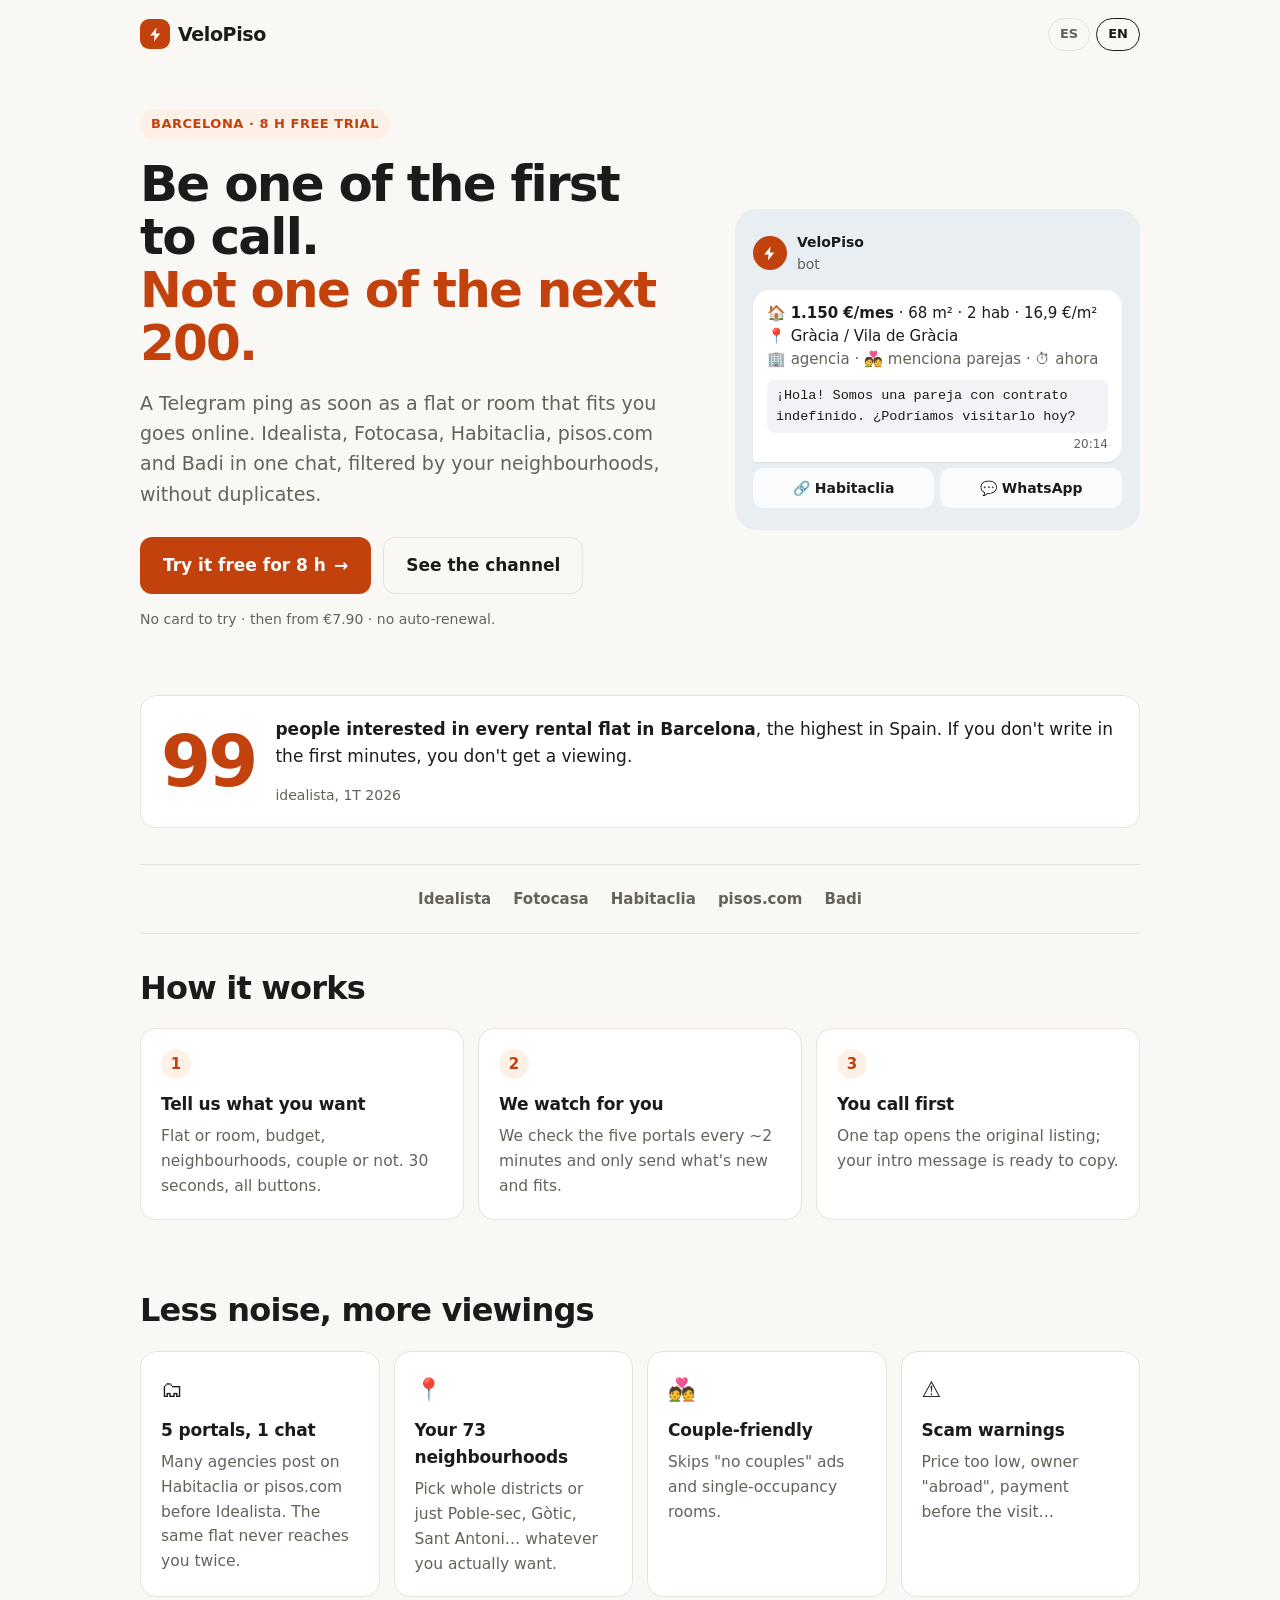
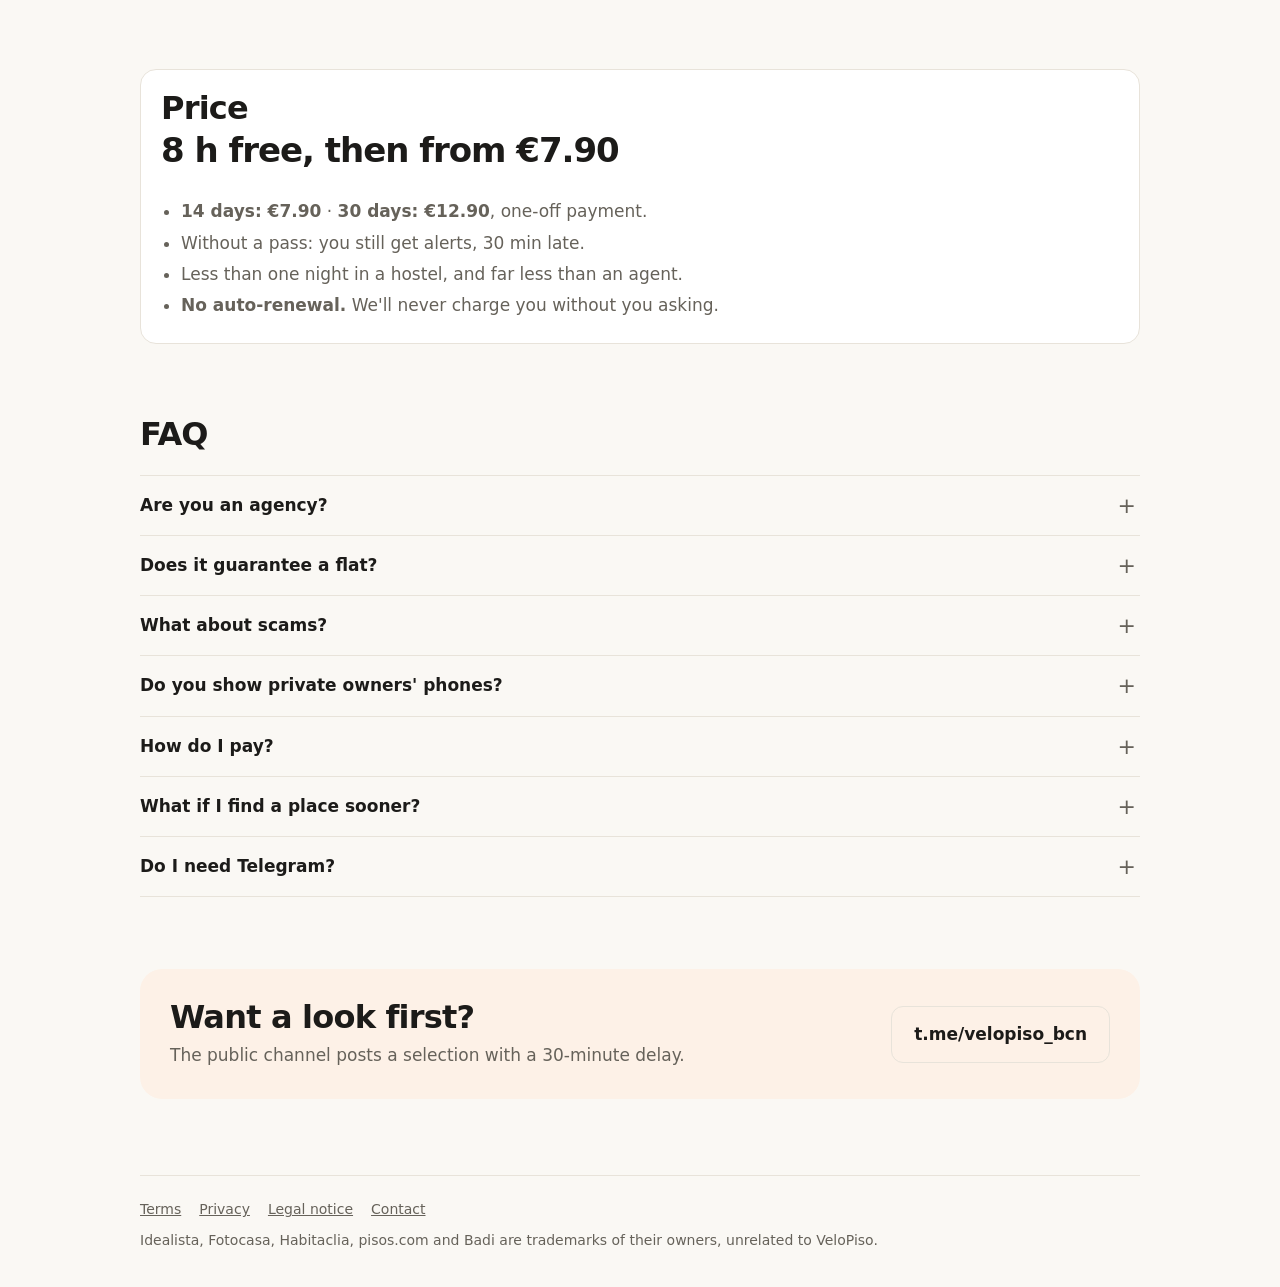
<file: index.html>
<!doctype html>
<html lang="es">
<head>
<meta charset="utf-8">
<meta name="viewport" content="width=device-width, initial-scale=1">
<title>VeloPiso · Alertas de pisos en Barcelona</title>
<meta name="description" content="Alertas instantáneas en Telegram de pisos y habitaciones nuevos en Barcelona: Idealista, Fotocasa, Habitaclia, pisos.com y Badi en un solo chat.">
<meta property="og:title" content="VeloPiso · Llama de los primeros">
<meta property="og:description" content="Pisos y habitaciones nuevos en Barcelona, al instante en Telegram. 5 portales, tus barrios, sin duplicados. Beta gratuita.">
<meta property="og:url" content="https://pisosbarcelona08.github.io/velopiso/">
<meta name="theme-color" content="#c2410c">
<link rel="icon" href="data:image/svg+xml,<svg xmlns='http://www.w3.org/2000/svg' viewBox='0 0 24 24'><rect width='24' height='24' rx='6' fill='%23c2410c'/><path fill='white' d='M13.5 3 5.5 13.3h5.5L10.2 21l8.3-10.3H13z'/></svg>">
<link rel="stylesheet" href="style.css">
<script src="lang.js"></script>
</head>
<body>
<div class="wrap">
<header class="top">
  <a class="brand" href="./"><span class="logo"><svg viewBox="0 0 24 24" width="17" height="17" fill="currentColor" aria-hidden="true"><path d="M13.5 2 4.5 13.5h6.2L9.8 22l9-11.5h-6.2z"/></svg></span>VeloPiso</a>
  <span class="langs"><button data-lang="es">ES</button><button data-lang="en">EN</button></span>
</header>

<main>
<section class="hero">
  <div>
    <p class="eyebrow"><span class="es">Barcelona · Prueba 8 h gratis</span><span class="en">Barcelona · 8 h free trial</span></p>
    <h1><span class="es">Llama de los primeros.<br><span class="accent">No de los 200 siguientes.</span></span>
        <span class="en">Be one of the first to call.<br><span class="accent">Not one of the next 200.</span></span></h1>
    <p class="lead es">Un aviso en Telegram en cuanto sale un piso o una habitación que encaja contigo.
      Idealista, Fotocasa, Habitaclia, pisos.com y Badi en un solo chat, filtrado por tus barrios y sin duplicados.</p>
    <p class="lead en">A Telegram ping as soon as a flat or room that fits you goes online. Idealista, Fotocasa,
      Habitaclia, pisos.com and Badi in one chat, filtered by your neighbourhoods, without duplicates.</p>
    <div class="ctas">
      <a class="cta" href="https://t.me/VeloPisobot?start=web"><span class="es">Probar 8 h gratis</span><span class="en">Try it free for 8 h</span> →</a>
      <a class="cta ghost" href="https://t.me/velopiso_bcn"><span class="es">Ver el canal</span><span class="en">See the channel</span></a>
    </div>
    <p class="note"><span class="es">Sin tarjeta para probar · luego desde 7,90 € · sin renovación automática.</span>
      <span class="en">No card to try · then from €7.90 · no auto-renewal.</span></p>
  </div>

  <div class="tg" aria-label="Ejemplo de aviso">
    <div class="chat-head"><span class="avatar"><svg viewBox="0 0 24 24" width="17" height="17" fill="currentColor" aria-hidden="true"><path d="M13.5 2 4.5 13.5h6.2L9.8 22l9-11.5h-6.2z"/></svg></span><div><b>VeloPiso</b><br>bot</div></div>
    <div class="bubble">
      🏠 <b>1.150 €/mes</b> · 68 m² · 2 hab · 16,9 €/m²<br>
      📍 Gràcia / Vila de Gràcia<br>
      <span class="muted">🏢 agencia · 💑 menciona parejas · ⏱ ahora</span>
      <code>¡Hola! Somos una pareja con contrato indefinido. ¿Podríamos visitarlo hoy?</code>
      <span class="time">20:14</span>
    </div>
    <div class="kbd"><span>🔗 Habitaclia</span><span>💬 WhatsApp</span></div>
  </div>
</section>

<section class="stat">
  <div class="card stat-card">
    <div class="stat-n">99</div>
    <div><span class="es"><b>interesados por cada piso de alquiler en Barcelona</b>, la cifra más alta de España. Si no escribes en los primeros minutos, no te enseñan el piso.</span>
      <span class="en"><b>people interested in every rental flat in Barcelona</b>, the highest in Spain. If you don't write in the first minutes, you don't get a viewing.</span>
      <div class="note">idealista, 1T 2026</div></div>
  </div>
</section>

<div class="portals"><span>Idealista</span><span>Fotocasa</span><span>Habitaclia</span><span>pisos.com</span><span>Badi</span></div>

<section>
  <h2><span class="es">Cómo funciona</span><span class="en">How it works</span></h2>
  <div class="grid">
    <div class="card"><span class="step-n">1</span>
      <h3><span class="es">Dinos qué buscas</span><span class="en">Tell us what you want</span></h3>
      <p><span class="es">Piso o habitación, presupuesto, barrios y si buscáis en pareja. 30 segundos, con botones.</span>
        <span class="en">Flat or room, budget, neighbourhoods, couple or not. 30 seconds, all buttons.</span></p></div>
    <div class="card"><span class="step-n">2</span>
      <h3><span class="es">Vigilamos por ti</span><span class="en">We watch for you</span></h3>
      <p><span class="es">Revisamos los cinco portales cada ~2 minutos y solo te mandamos lo nuevo que encaja.</span>
        <span class="en">We check the five portals every ~2 minutes and only send what's new and fits.</span></p></div>
    <div class="card"><span class="step-n">3</span>
      <h3><span class="es">Llamas primero</span><span class="en">You call first</span></h3>
      <p><span class="es">Un toque abre el anuncio original; tu mensaje de presentación está listo para copiar.</span>
        <span class="en">One tap opens the original listing; your intro message is ready to copy.</span></p></div>
  </div>
</section>

<section>
  <h2><span class="es">Menos ruido, más visitas</span><span class="en">Less noise, more viewings</span></h2>
  <div class="grid">
    <div class="card"><span class="icon">🗂</span><h3><span class="es">5 portales, 1 chat</span><span class="en">5 portals, 1 chat</span></h3>
      <p><span class="es">Muchas agencias publican antes en Habitaclia o pisos.com que en Idealista. El mismo piso no te llega dos veces.</span>
        <span class="en">Many agencies post on Habitaclia or pisos.com before Idealista. The same flat never reaches you twice.</span></p></div>
    <div class="card"><span class="icon">📍</span><h3><span class="es">Tus 73 barrios</span><span class="en">Your 73 neighbourhoods</span></h3>
      <p><span class="es">Elige distritos enteros o solo Poble-sec, Gòtic, Sant Antoni… lo que de verdad te interesa.</span>
        <span class="en">Pick whole districts or just Poble-sec, Gòtic, Sant Antoni… whatever you actually want.</span></p></div>
    <div class="card"><span class="icon">💑</span><h3><span class="es">Pensado para parejas</span><span class="en">Couple-friendly</span></h3>
      <p><span class="es">Descarta "no se admiten parejas" y las habitaciones de uso individual.</span>
        <span class="en">Skips "no couples" ads and single-occupancy rooms.</span></p></div>
    <div class="card"><span class="icon">⚠️</span><h3><span class="es">Avisos de estafa</span><span class="en">Scam warnings</span></h3>
      <p><span class="es">Precio demasiado bajo, dueño "en el extranjero", pago antes de visitar…</span>
        <span class="en">Price too low, owner "abroad", payment before the visit…</span></p></div>
  </div>
</section>

<section>
  <div class="card price">
    <div>
      <h2 style="margin-bottom:4px"><span class="es">Precio</span><span class="en">Price</span></h2>
      <div class="big"><span class="es">8 h gratis, luego desde 7,90 €</span><span class="en">8 h free, then from €7.90</span></div>
    </div>
    <ul>
      <li><span class="es"><b>14 días: 7,90 €</b> · <b>30 días: 12,90 €</b>, pago único.</span><span class="en"><b>14 days: €7.90</b> · <b>30 days: €12.90</b>, one-off payment.</span></li>
      <li><span class="es">Sin pase: los avisos te llegan igual, con 30 min de retraso.</span><span class="en">Without a pass: you still get alerts, 30 min late.</span></li>
      <li><span class="es">Menos que una noche de hostal, y menos de lo que cobra un agente.</span><span class="en">Less than one night in a hostel, and far less than an agent.</span></li>
      <li><span class="es"><b>Sin renovación automática.</b> Nunca te cobraremos sin que lo pidas.</span>
        <span class="en"><b>No auto-renewal.</b> We'll never charge you without you asking.</span></li>
    </ul>
  </div>
</section>

<section>
  <h2>FAQ</h2>
  <details><summary><span class="es">¿Sois una inmobiliaria?</span><span class="en">Are you an agency?</span></summary>
    <p class="es">No. Es una herramienta de avisos: te enviamos el enlace al anuncio original y contactas tú.
      No estamos afiliados a ningún portal ni cobramos comisiones por alquilar.</p>
    <p class="en">No. It's an alert tool: we send you the link to the original listing and you contact them.
      We're not affiliated with any portal and take no fee for renting.</p></details>
  <details><summary><span class="es">¿Me garantiza un piso?</span><span class="en">Does it guarantee a flat?</span></summary>
    <p class="es">No. Te da velocidad y menos ruido; el resto depende del mercado y de ti.</p>
    <p class="en">No. It gives you speed and less noise; the rest depends on the market and on you.</p></details>
  <details><summary><span class="es">¿Y si es una estafa?</span><span class="en">What about scams?</span></summary>
    <p class="es">Marcamos señales de alerta, pero no verificamos los anuncios. Nunca pagues señal, fianza ni
      "llaves" antes de visitar el piso en persona.</p>
    <p class="en">We flag warning signs, but we don't verify listings. Never pay a deposit or for "keys"
      before visiting the flat in person.</p></details>
  <details><summary><span class="es">¿Mostráis teléfonos de particulares?</span><span class="en">Do you show private owners' phones?</span></summary>
    <p class="es">No: solo el teléfono profesional de las agencias. Con particulares, el botón abre el anuncio y
      contactas desde el portal.</p>
    <p class="en">No: only agencies' business phones. For private owners, the button opens the listing and you
      contact them through the portal.</p></details>
  <details><summary><span class="es">¿Cómo se paga?</span><span class="en">How do I pay?</span></summary>
    <p class="es">En el bot escribe /pass: te damos tu código y el enlace a la página de pago (PayPal). Activamos el pase en cuanto llega el pago y el bot te lo confirma.</p>
    <p class="en">Send /pass to the bot: you get your code and a link to the payment page (PayPal). We activate the pass as soon as the payment arrives and the bot confirms it.</p></details>
  <details><summary><span class="es">¿Y si encuentro piso antes?</span><span class="en">What if I find a place sooner?</span></summary>
    <p class="es">¡Enhorabuena! Escribe /refund en los 14 días siguientes a la compra y te devolvemos los días que no has usado.</p>
    <p class="en">Congratulations! Send /refund within 14 days of buying and we refund the days you didn't use.</p></details>
  <details><summary><span class="es">¿Necesito Telegram?</span><span class="en">Do I need Telegram?</span></summary>
    <p class="es">Sí, es gratis y llega al instante, incluso con el móvil bloqueado.</p>
    <p class="en">Yes. It's free and alerts arrive instantly, even with your phone locked.</p></details>
</section>

<section>
  <div class="band">
    <div>
      <h2><span class="es">¿Quieres verlo antes?</span><span class="en">Want a look first?</span></h2>
      <p><span class="es">El canal público publica una selección con 30 minutos de retraso.</span>
        <span class="en">The public channel posts a selection with a 30-minute delay.</span></p>
    </div>
    <a class="cta ghost" href="https://t.me/velopiso_bcn">t.me/velopiso_bcn</a>
  </div>
</section>
</main>

<footer>
  <div class="links">
    <a href="legal/terms.html"><span class="es">Condiciones</span><span class="en">Terms</span></a>
    <a href="legal/privacy.html"><span class="es">Privacidad</span><span class="en">Privacy</span></a>
    <a href="legal/notice.html"><span class="es">Aviso legal</span><span class="en">Legal notice</span></a>
    <a href="mailto:pisosbarcelona08@gmail.com"><span class="es">Contacto</span><span class="en">Contact</span></a>
  </div>
  <span class="es">Idealista, Fotocasa, Habitaclia, pisos.com y Badi son marcas de sus titulares, sin relación con VeloPiso.</span>
  <span class="en">Idealista, Fotocasa, Habitaclia, pisos.com and Badi are trademarks of their owners, unrelated to VeloPiso.</span>
</footer>
</div>
</body>
</html>
</file>
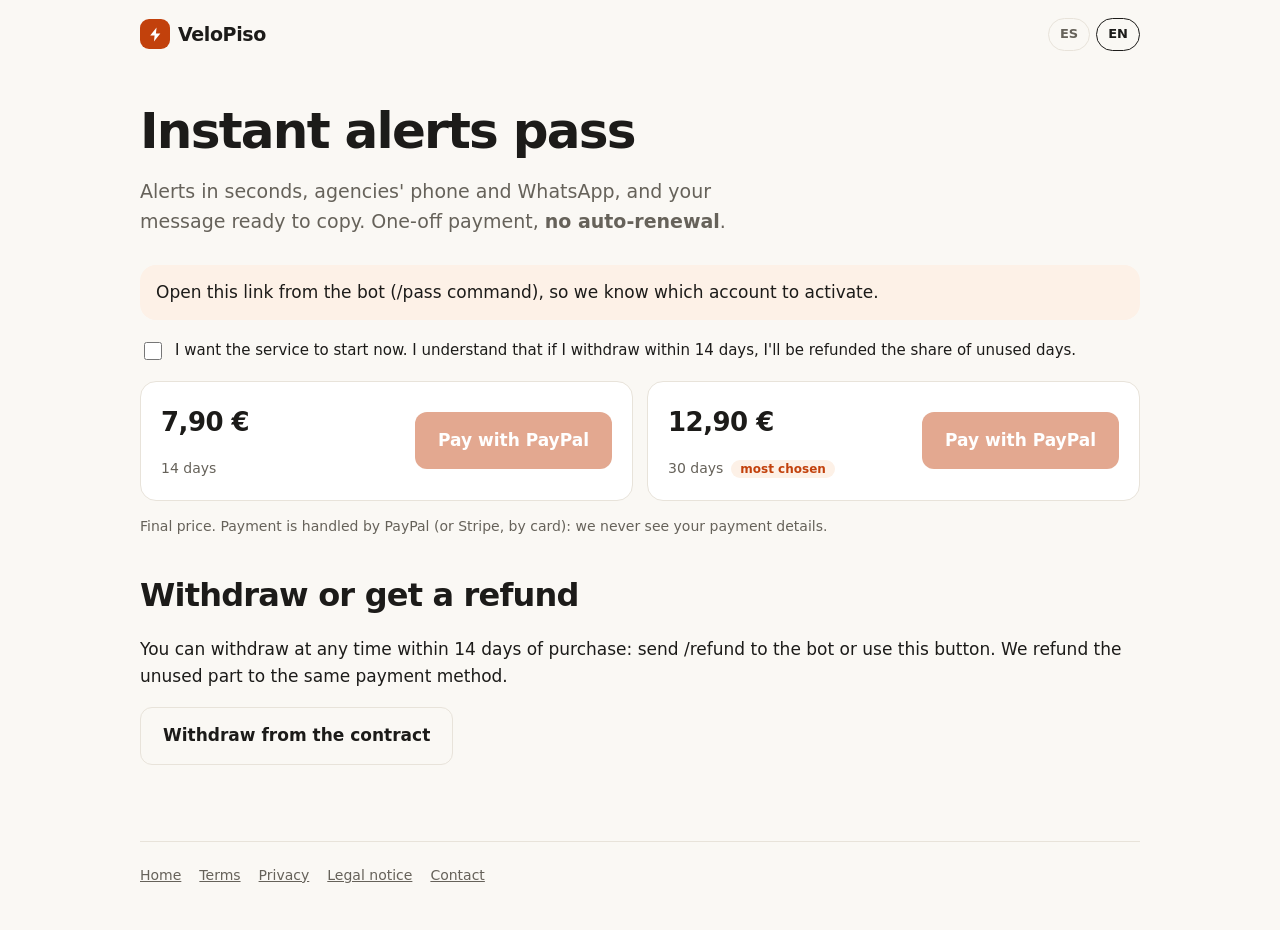
<file: pass.html>
<!doctype html>
<html lang="es">
<head>
<meta charset="utf-8">
<meta name="viewport" content="width=device-width, initial-scale=1">
<meta name="robots" content="noindex">
<title>VeloPiso: pases</title>
<link rel="stylesheet" href="style.css">
<script src="lang.js"></script>
<script>
  // ---- edit here --------------------------------------------------------------------------
  // PAYPAL: your paypal.me name (paypal.me/<this>). STRIPE: optional Payment Link per plan; when set,
  // a card button appears and the pass activates by itself. Keep prices in sync with config.yaml.
  var PAYPAL = "LucaRuvo";
  var PLANS = [
    {days: 14, price: "7,90 €", amount: "7.90", stripe: ""},
    {days: 30, price: "12,90 €", amount: "12.90", stripe: "", best: true}
  ];
  // -----------------------------------------------------------------------------------------
</script>
<link rel="icon" href="data:image/svg+xml,<svg xmlns='http://www.w3.org/2000/svg' viewBox='0 0 24 24'><rect width='24' height='24' rx='6' fill='%23c2410c'/><path fill='white' d='M13.5 3 5.5 13.3h5.5L10.2 21l8.3-10.3H13z'/></svg>">
<style>
  .codebox { display: flex; align-items: center; gap: 12px; flex-wrap: wrap; background: var(--card);
             border: 1px dashed var(--accent); border-radius: var(--radius); padding: 14px 16px; margin: 6px 0 22px; }
  .codebox code { font-size: 24px; font-weight: 800; letter-spacing: .02em; color: var(--accent);
                  font-family: ui-monospace, Consolas, monospace; }
  .codebox button { font: inherit; font-size: 14px; border: 1px solid var(--line); background: none; color: var(--fg);
                    border-radius: 10px; padding: 6px 12px; cursor: pointer; }
  .steps { margin: 0 0 22px; padding-left: 22px; color: var(--muted); }
  .steps b { color: var(--fg); }
  .plan .buttons { display: flex; gap: 8px; flex-wrap: wrap; }
  .plan .badge { font-size: 12px; font-weight: 700; color: var(--accent); background: var(--soft); border-radius: 999px;
                 padding: 2px 9px; margin-left: 8px; vertical-align: middle; }
  .cta.off { opacity: .45; cursor: not-allowed; }
</style>
</head>
<body>
<div class="wrap">
<header class="top">
  <a class="brand" href="./"><span class="logo"><svg viewBox="0 0 24 24" width="17" height="17" fill="currentColor" aria-hidden="true"><path d="M13.5 2 4.5 13.5h6.2L9.8 22l9-11.5h-6.2z"/></svg></span>VeloPiso</a>
  <span class="langs"><button data-lang="es">ES</button><button data-lang="en">EN</button></span>
</header>
<main>
<section>
  <h1 class="es">Pase de alertas instantáneas</h1><h1 class="en">Instant alerts pass</h1>
  <p class="lead es">Alertas al segundo, teléfono y WhatsApp de las agencias y tu mensaje listo para copiar.
    Pago único, <b>sin renovación automática</b>.</p>
  <p class="lead en">Alerts in seconds, agencies' phone and WhatsApp, and your message ready to copy.
    One-off payment, <b>no auto-renewal</b>.</p>

  <div id="nouser" class="soft-box" hidden>
    <span class="es">Abre este enlace desde el bot (comando /pass): así sabremos a qué cuenta activar el pase.</span>
    <span class="en">Open this link from the bot (/pass command), so we know which account to activate.</span>
  </div>

  <div id="codewrap" hidden>
    <div class="es note">Tu código de pago</div><div class="en note">Your payment code</div>
    <div class="codebox"><code id="code"></code>
      <button id="copy" type="button"><span class="es">Copiar</span><span class="en">Copy</span></button></div>
    <ol class="steps es">
      <li>Marca la casilla y elige tu pase.</li>
      <li>Paga con PayPal y <b>escribe tu código en la nota</b> del pago (elige «bienes o servicios»: tienes protección del comprador).</li>
      <li>Activamos tu pase en cuanto vemos el pago (normalmente el mismo día) y el bot te lo confirma.</li>
    </ol>
    <ol class="steps en">
      <li>Tick the box and choose your pass.</li>
      <li>Pay with PayPal and <b>write your code in the payment note</b> (choose "goods and services": you get buyer protection).</li>
      <li>We activate your pass as soon as we see the payment (usually the same day) and the bot confirms it.</li>
    </ol>
  </div>

  <label class="consent"><input type="checkbox" id="consent">
    <span><span class="es">Quiero que el servicio empiece ya. Sé que, si desisto en los 14 días siguientes,
      me devolverán la parte proporcional de los días no usados.</span>
      <span class="en">I want the service to start now. I understand that if I withdraw within 14 days,
      I'll be refunded the share of unused days.</span></span></label>

  <div id="plans" class="grid"></div>

  <p class="note es">Precio final. El pago lo gestiona PayPal (o Stripe, con tarjeta): no vemos tus datos de pago.</p>
  <p class="note en">Final price. Payment is handled by PayPal (or Stripe, by card): we never see your payment details.</p>
  <p class="note" id="nopaypal" hidden><span class="es">Los pagos con PayPal se activan en breve.</span>
    <span class="en">PayPal payments will be available shortly.</span></p>

  <h2 class="es">Desistir o pedir un reembolso</h2><h2 class="en">Withdraw or get a refund</h2>
  <p class="es">Puedes desistir cuando quieras en los 14 días siguientes a la compra: escribe /refund en el bot
    o usa este botón. Te devolvemos la parte no usada al mismo medio de pago.</p>
  <p class="en">You can withdraw at any time within 14 days of purchase: send /refund to the bot or use this
    button. We refund the unused part to the same payment method.</p>
  <a class="cta ghost"
     href="https://t.me/VeloPisobot?start=refund"><span class="es">Desistir del contrato</span><span class="en">Withdraw from the contract</span></a>
</section>
</main>
<footer>
  <div class="links">
    <a href="./"><span class="es">Inicio</span><span class="en">Home</span></a>
    <a href="./legal/terms.html"><span class="es">Condiciones</span><span class="en">Terms</span></a>
    <a href="./legal/privacy.html"><span class="es">Privacidad</span><span class="en">Privacy</span></a>
    <a href="./legal/notice.html"><span class="es">Aviso legal</span><span class="en">Legal notice</span></a>
    <a href="mailto:pisosbarcelona08@gmail.com"><span class="es">Contacto</span><span class="en">Contact</span></a>
  </div>
</footer>
</div>
<script>
  var uid = (new URLSearchParams(location.search).get("u") || "").replace(/\D/g, "");
  var code = uid ? "VP-" + uid : "";
  var paypalReady = PAYPAL && PAYPAL.indexOf("REPLACE") !== 0;
  var consent = document.getElementById("consent");
  var box = document.getElementById("plans");
  document.getElementById(uid ? "codewrap" : "nouser").hidden = false;
  document.getElementById("code").textContent = code;
  document.getElementById("nopaypal").hidden = paypalReady;
  document.getElementById("copy").addEventListener("click", function () {
    try { navigator.clipboard.writeText(code); } catch (e) {}
    this.querySelector(".es").textContent = "¡Copiado!"; this.querySelector(".en").textContent = "Copied!";
  });

  function button(es, en, href) {
    var a = document.createElement("a");
    a.className = "cta";
    a.innerHTML = '<span class="es">' + es + '</span><span class="en">' + en + '</span>';
    a.href = href;
    a.target = "_blank";
    a.rel = "noopener";
    a.addEventListener("click", function (ev) {
      if (!uid || !consent.checked) { ev.preventDefault(); consent.focus(); }
    });
    return a;
  }

  PLANS.forEach(function (p) {
    var card = document.createElement("div");
    card.className = "card plan";
    var label = document.createElement("div");
    label.innerHTML = '<div class="amount"></div><div class="note"><span class="es">' + p.days + ' días</span>' +
      '<span class="en">' + p.days + ' days</span>' +
      (p.best ? '<span class="badge"><span class="es">más elegido</span><span class="en">most chosen</span></span>' : '') +
      '</div>';
    label.querySelector(".amount").textContent = p.price;
    var buttons = document.createElement("div");
    buttons.className = "buttons";
    if (paypalReady) {
      buttons.appendChild(button("Pagar con PayPal", "Pay with PayPal",
        "https://paypal.me/" + encodeURIComponent(PAYPAL) + "/" + p.amount + "EUR"));
    }
    if (p.stripe) {
      var card_btn = button("Pagar con tarjeta", "Pay by card", p.stripe + "?client_reference_id=" + uid);
      if (paypalReady) card_btn.classList.add("ghost");
      buttons.appendChild(card_btn);
    }
    card.appendChild(label);
    card.appendChild(buttons);
    box.appendChild(card);
  });

  function sync() {
    document.querySelectorAll("#plans .cta").forEach(function (b) {
      b.classList.toggle("off", !(consent.checked && uid));
    });
  }
  consent.addEventListener("change", sync);
  sync();
</script>
</body>
</html>
</file>
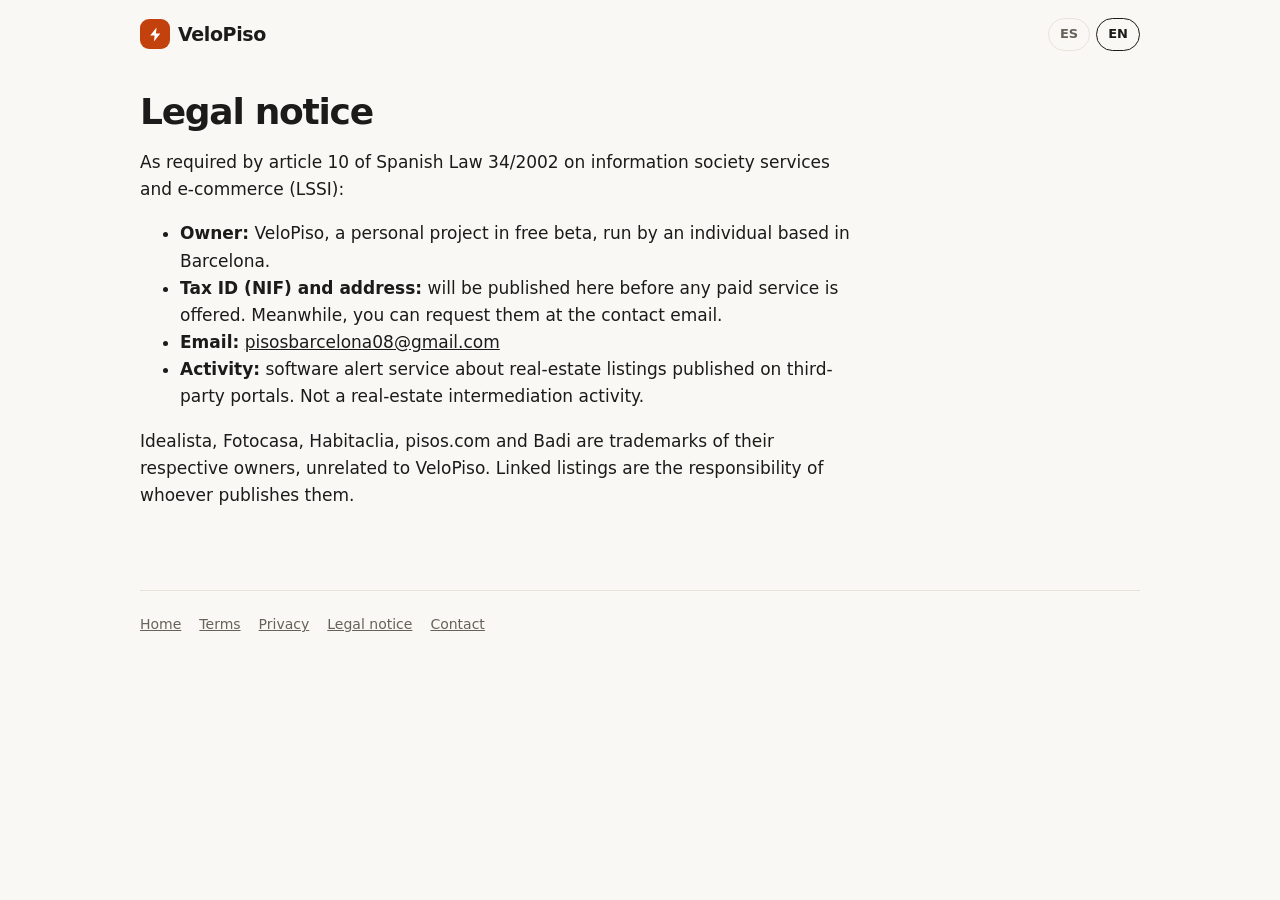
<file: legal/notice.html>
<!doctype html>
<html lang="es">
<head>
<meta charset="utf-8">
<meta name="viewport" content="width=device-width, initial-scale=1">
<title>VeloPiso: aviso legal</title>
<link rel="stylesheet" href="../style.css">
<script src="../lang.js"></script>
<link rel="icon" href="data:image/svg+xml,<svg xmlns='http://www.w3.org/2000/svg' viewBox='0 0 24 24'><rect width='24' height='24' rx='6' fill='%23c2410c'/><path fill='white' d='M13.5 3 5.5 13.3h5.5L10.2 21l8.3-10.3H13z'/></svg>">
</head>
<body>
<div class="wrap">
<header class="top">
  <a class="brand" href="../"><span class="logo"><svg viewBox="0 0 24 24" width="17" height="17" fill="currentColor" aria-hidden="true"><path d="M13.5 2 4.5 13.5h6.2L9.8 22l9-11.5h-6.2z"/></svg></span>VeloPiso</a>
  <span class="langs"><button data-lang="es">ES</button><button data-lang="en">EN</button></span>
</header>
<main>
<article class="es">
  <h1>Aviso legal</h1>
  <p>En cumplimiento del artículo 10 de la Ley 34/2002, de servicios de la sociedad de la información y de
    comercio electrónico (LSSI):</p>
  <ul>
    <li><b>Titular:</b> VeloPiso, proyecto personal en fase beta gratuita, gestionado por una persona física desde Barcelona.</li>
    <li><b>NIF y domicilio:</b> se publicarán aquí antes de ofrecer cualquier servicio de pago. Mientras tanto, puedes solicitarlos en el email de contacto.</li>
    <li><b>Email:</b> <a href="mailto:pisosbarcelona08@gmail.com">pisosbarcelona08@gmail.com</a></li>
    <li><b>Actividad:</b> servicio de software de alertas sobre anuncios inmobiliarios publicados en portales de
      terceros. No es una actividad de intermediación inmobiliaria.</li>
  </ul>
  <p>Idealista, Fotocasa, Habitaclia, pisos.com y Badi son marcas de sus respectivos titulares, sin relación con
    VeloPiso. Los anuncios enlazados son responsabilidad de quien los publica.</p>
</article>
<article class="en">
  <h1>Legal notice</h1>
  <p>As required by article 10 of Spanish Law 34/2002 on information society services and e-commerce (LSSI):</p>
  <ul>
    <li><b>Owner:</b> VeloPiso, a personal project in free beta, run by an individual based in Barcelona.</li>
    <li><b>Tax ID (NIF) and address:</b> will be published here before any paid service is offered. Meanwhile, you can request them at the contact email.</li>
    <li><b>Email:</b> <a href="mailto:pisosbarcelona08@gmail.com">pisosbarcelona08@gmail.com</a></li>
    <li><b>Activity:</b> software alert service about real-estate listings published on third-party portals. Not a
      real-estate intermediation activity.</li>
  </ul>
  <p>Idealista, Fotocasa, Habitaclia, pisos.com and Badi are trademarks of their respective owners, unrelated to
    VeloPiso. Linked listings are the responsibility of whoever publishes them.</p>
</article>
</main>
<footer>
  <div class="links">
    <a href="../"><span class="es">Inicio</span><span class="en">Home</span></a>
    <a href="../legal/terms.html"><span class="es">Condiciones</span><span class="en">Terms</span></a>
    <a href="../legal/privacy.html"><span class="es">Privacidad</span><span class="en">Privacy</span></a>
    <a href="../legal/notice.html"><span class="es">Aviso legal</span><span class="en">Legal notice</span></a>
    <a href="mailto:pisosbarcelona08@gmail.com"><span class="es">Contacto</span><span class="en">Contact</span></a>
  </div>
</footer>
</div>
</body>
</html>
</file>
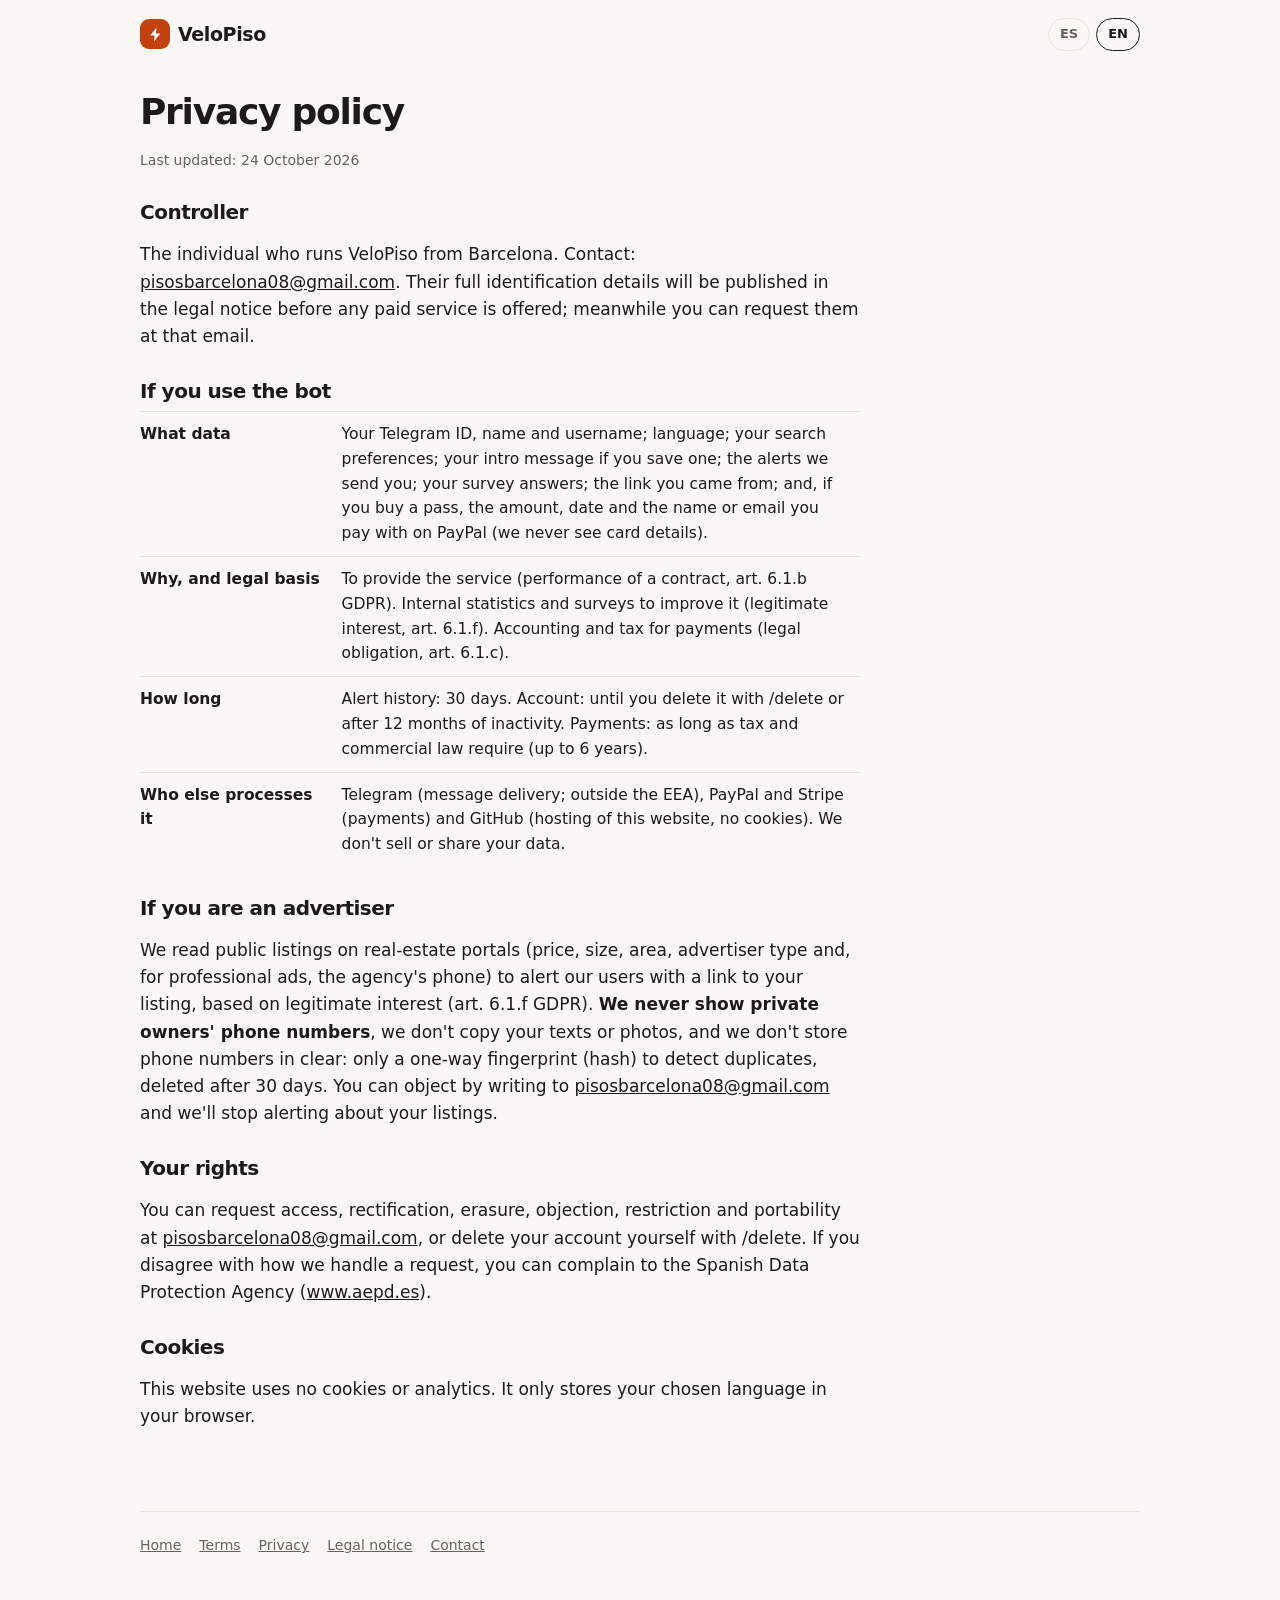
<file: legal/privacy.html>
<!doctype html>
<html lang="es">
<head>
<meta charset="utf-8">
<meta name="viewport" content="width=device-width, initial-scale=1">
<title>VeloPiso: privacidad</title>
<link rel="stylesheet" href="../style.css">
<script src="../lang.js"></script>
<link rel="icon" href="data:image/svg+xml,<svg xmlns='http://www.w3.org/2000/svg' viewBox='0 0 24 24'><rect width='24' height='24' rx='6' fill='%23c2410c'/><path fill='white' d='M13.5 3 5.5 13.3h5.5L10.2 21l8.3-10.3H13z'/></svg>">
</head>
<body>
<div class="wrap">
<header class="top">
  <a class="brand" href="../"><span class="logo"><svg viewBox="0 0 24 24" width="17" height="17" fill="currentColor" aria-hidden="true"><path d="M13.5 2 4.5 13.5h6.2L9.8 22l9-11.5h-6.2z"/></svg></span>VeloPiso</a>
  <span class="langs"><button data-lang="es">ES</button><button data-lang="en">EN</button></span>
</header>
<main>
<article class="es">
  <h1>Política de privacidad</h1>
  <p class="note">Última actualización: 24 de octubre de 2026</p>

  <h2>Responsable</h2>
  <p>La persona física que gestiona VeloPiso desde Barcelona. Contacto: <a href="mailto:pisosbarcelona08@gmail.com">pisosbarcelona08@gmail.com</a>. Sus datos identificativos completos se publicarán en el aviso legal antes de ofrecer servicios de pago; mientras tanto puedes solicitarlos en ese email.</p>

  <h2>Si usas el bot</h2>
  <table>
    <tr><td><b>Qué datos</b></td><td>Tu ID, nombre y usuario de Telegram; idioma; tus preferencias de búsqueda;
      tu mensaje de presentación si lo guardas; los avisos que te enviamos; tus respuestas a encuestas; el enlace por
      el que llegaste; y, si compras un pase, el importe, la fecha y el nombre o email con el que pagas en PayPal (no vemos datos de tarjeta).</td></tr>
    <tr><td><b>Para qué y base legal</b></td><td>Prestarte el servicio (ejecución del contrato, art. 6.1.b RGPD).
      Estadísticas internas y encuestas para mejorarlo (interés legítimo, art. 6.1.f). Contabilidad e impuestos de los
      pagos (obligación legal, art. 6.1.c).</td></tr>
    <tr><td><b>Cuánto tiempo</b></td><td>Historial de avisos: 30 días. Cuenta: hasta que la borres con /delete o
      tras 12 meses sin uso. Pagos: el plazo que exige la ley fiscal y mercantil (hasta 6 años).</td></tr>
    <tr><td><b>Quién más los trata</b></td><td>Telegram (envío de mensajes; fuera del EEE), PayPal y Stripe
      (pagos) y GitHub (alojamiento de esta web, sin cookies). No vendemos ni cedemos tus datos.</td></tr>
  </table>

  <h2>Si eres anunciante</h2>
  <p>Leemos anuncios públicos de portales inmobiliarios (precio, superficie, zona, tipo de anunciante y, en anuncios
    profesionales, el teléfono de la agencia) para avisar a nuestros usuarios con un enlace a tu anuncio, por interés
    legítimo (art. 6.1.f RGPD). <b>Nunca mostramos el teléfono de particulares</b>, no copiamos tus textos ni tus fotos,
    y no guardamos teléfonos en claro: solo una huella irreversible (hash) para detectar duplicados, que se borra
    a los 30 días.
    Puedes oponerte escribiendo a <a href="mailto:pisosbarcelona08@gmail.com">pisosbarcelona08@gmail.com</a> y dejaremos de avisar sobre tus anuncios.</p>

  <h2>Tus derechos</h2>
  <p>Puedes pedir acceso, rectificación, supresión, oposición, limitación y portabilidad en <a href="mailto:pisosbarcelona08@gmail.com">pisosbarcelona08@gmail.com</a>, o borrar tu
    cuenta tú mismo con /delete. Si no estás conforme, puedes reclamar ante la Agencia Española de Protección de Datos
    (<a href="https://www.aepd.es">www.aepd.es</a>).</p>

  <h2>Cookies</h2>
  <p>Esta web no usa cookies ni analítica. Solo guarda en tu navegador el idioma elegido.</p>
</article>

<article class="en">
  <h1>Privacy policy</h1>
  <p class="note">Last updated: 24 October 2026</p>

  <h2>Controller</h2>
  <p>The individual who runs VeloPiso from Barcelona. Contact: <a href="mailto:pisosbarcelona08@gmail.com">pisosbarcelona08@gmail.com</a>. Their full identification details will be published in the legal notice before any paid service is offered; meanwhile you can request them at that email.</p>

  <h2>If you use the bot</h2>
  <table>
    <tr><td><b>What data</b></td><td>Your Telegram ID, name and username; language; your search preferences; your
      intro message if you save one; the alerts we send you; your survey answers; the link you came from; and, if you
      buy a pass, the amount, date and the name or email you pay with on PayPal (we never see card details).</td></tr>
    <tr><td><b>Why, and legal basis</b></td><td>To provide the service (performance of a contract, art. 6.1.b GDPR).
      Internal statistics and surveys to improve it (legitimate interest, art. 6.1.f). Accounting and tax for payments
      (legal obligation, art. 6.1.c).</td></tr>
    <tr><td><b>How long</b></td><td>Alert history: 30 days. Account: until you delete it with /delete or after 12 months
      of inactivity. Payments: as long as tax and commercial law require (up to 6 years).</td></tr>
    <tr><td><b>Who else processes it</b></td><td>Telegram (message delivery; outside the EEA), PayPal and Stripe
      (payments) and GitHub (hosting of this website, no cookies). We don't sell or share your data.</td></tr>
  </table>

  <h2>If you are an advertiser</h2>
  <p>We read public listings on real-estate portals (price, size, area, advertiser type and, for professional ads, the
    agency's phone) to alert our users with a link to your listing, based on legitimate interest (art. 6.1.f GDPR).
    <b>We never show private owners' phone numbers</b>, we don't copy your texts or photos, and we don't store phone
    numbers in clear: only a one-way fingerprint (hash) to detect duplicates, deleted after 30 days. You can object by
    writing to <a href="mailto:pisosbarcelona08@gmail.com">pisosbarcelona08@gmail.com</a> and we'll stop alerting about your listings.</p>

  <h2>Your rights</h2>
  <p>You can request access, rectification, erasure, objection, restriction and portability at <a href="mailto:pisosbarcelona08@gmail.com">pisosbarcelona08@gmail.com</a>, or delete
    your account yourself with /delete. If you disagree with how we handle a request, you can complain to the Spanish
    Data Protection Agency (<a href="https://www.aepd.es">www.aepd.es</a>).</p>

  <h2>Cookies</h2>
  <p>This website uses no cookies or analytics. It only stores your chosen language in your browser.</p>
</article>
</main>
<footer>
  <div class="links">
    <a href="../"><span class="es">Inicio</span><span class="en">Home</span></a>
    <a href="../legal/terms.html"><span class="es">Condiciones</span><span class="en">Terms</span></a>
    <a href="../legal/privacy.html"><span class="es">Privacidad</span><span class="en">Privacy</span></a>
    <a href="../legal/notice.html"><span class="es">Aviso legal</span><span class="en">Legal notice</span></a>
    <a href="mailto:pisosbarcelona08@gmail.com"><span class="es">Contacto</span><span class="en">Contact</span></a>
  </div>
</footer>
</div>
</body>
</html>
</file>
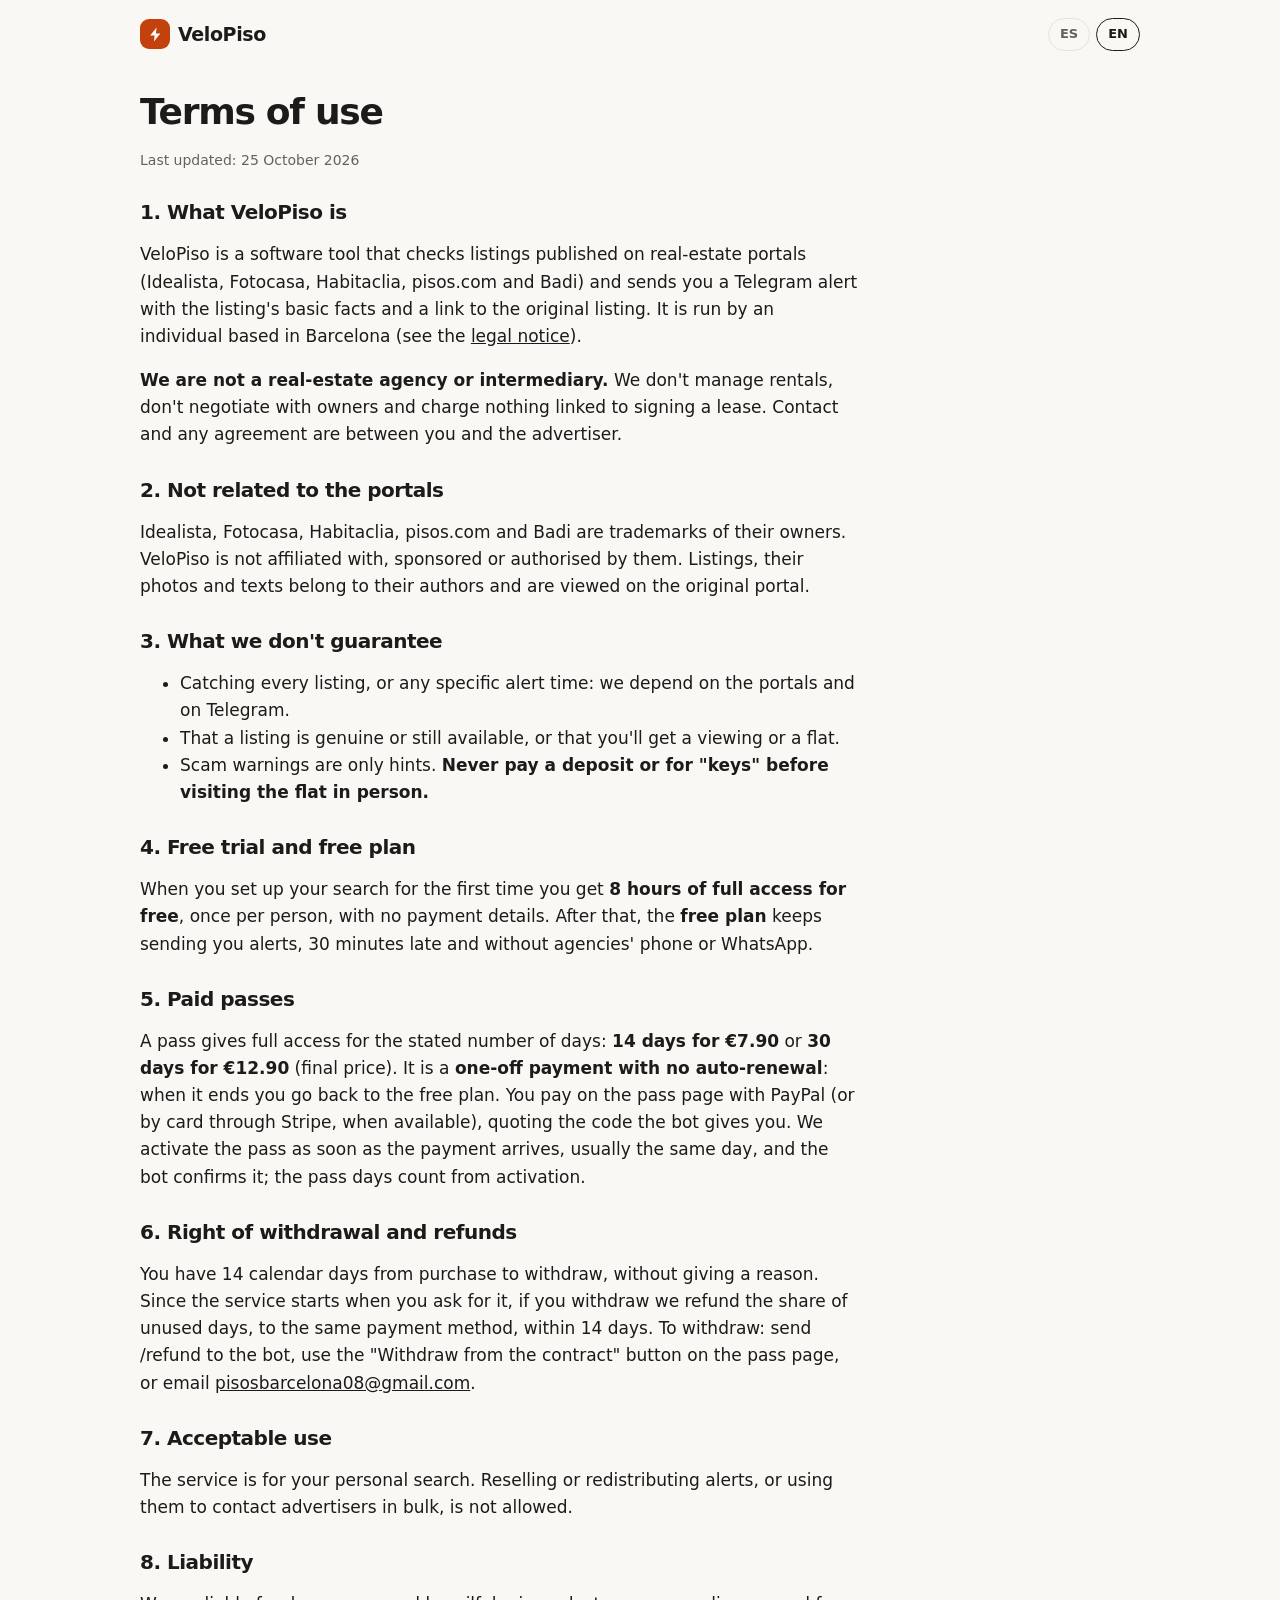
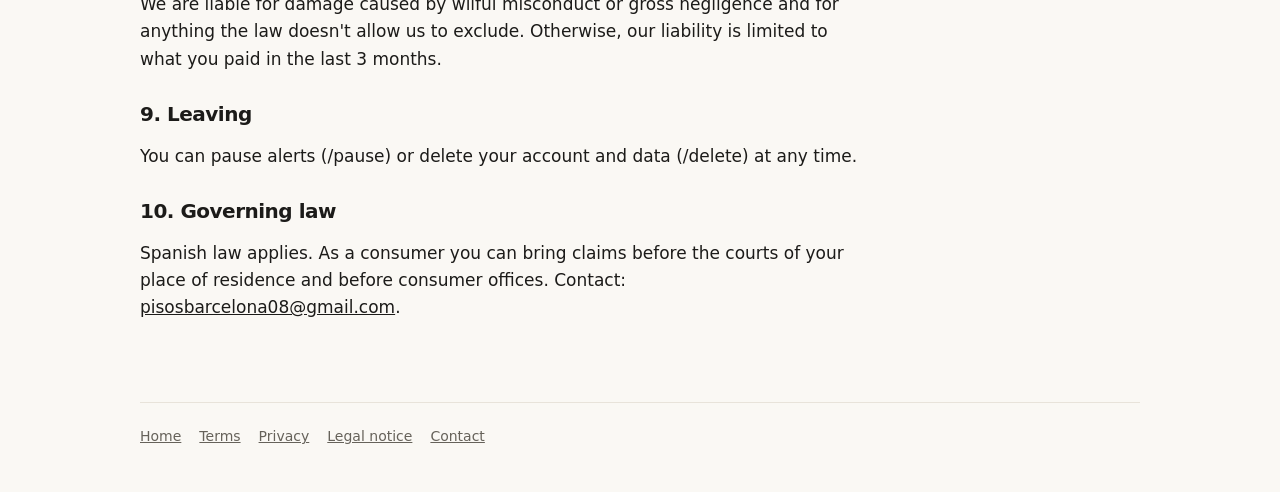
<file: legal/terms.html>
<!doctype html>
<html lang="es">
<head>
<meta charset="utf-8">
<meta name="viewport" content="width=device-width, initial-scale=1">
<title>VeloPiso: condiciones de uso</title>
<link rel="stylesheet" href="../style.css">
<script src="../lang.js"></script>
<link rel="icon" href="data:image/svg+xml,<svg xmlns='http://www.w3.org/2000/svg' viewBox='0 0 24 24'><rect width='24' height='24' rx='6' fill='%23c2410c'/><path fill='white' d='M13.5 3 5.5 13.3h5.5L10.2 21l8.3-10.3H13z'/></svg>">
</head>
<body>
<div class="wrap">
<header class="top">
  <a class="brand" href="../"><span class="logo"><svg viewBox="0 0 24 24" width="17" height="17" fill="currentColor" aria-hidden="true"><path d="M13.5 2 4.5 13.5h6.2L9.8 22l9-11.5h-6.2z"/></svg></span>VeloPiso</a>
  <span class="langs"><button data-lang="es">ES</button><button data-lang="en">EN</button></span>
</header>
<main>
<article class="es">
  <h1>Condiciones de uso</h1>
  <p class="note">Última actualización: 25 de octubre de 2026</p>

  <h2>1. Qué es VeloPiso</h2>
  <p>VeloPiso es una herramienta de software que revisa anuncios publicados en portales inmobiliarios
    (Idealista, Fotocasa, Habitaclia, pisos.com y Badi) y te envía por Telegram un aviso con los datos básicos del
    anuncio y un enlace al anuncio original. Lo gestiona una persona física desde Barcelona (ver <a href="notice.html">aviso legal</a>).</p>
  <p><b>No somos una agencia inmobiliaria ni un intermediario.</b> No gestionamos alquileres, no negociamos con
    propietarios y no cobramos nada vinculado a la firma de un contrato. El contacto y cualquier acuerdo son
    entre tú y el anunciante.</p>

  <h2>2. Sin relación con los portales</h2>
  <p>Idealista, Fotocasa, Habitaclia, pisos.com y Badi son marcas de sus titulares. VeloPiso no está afiliado,
    patrocinado ni autorizado por ellos. Los anuncios, sus fotos y textos pertenecen a sus autores y se consultan
    en el portal original.</p>

  <h2>3. Lo que no garantizamos</h2>
  <ul>
    <li>Detectar todos los anuncios, ni un tiempo de aviso concreto: dependemos de los portales y de Telegram.</li>
    <li>Que un anuncio sea veraz, siga disponible o que consigas visita o piso.</li>
    <li>Los avisos de posible estafa son orientativos. <b>Nunca pagues señal, fianza ni "llaves" antes de visitar
      el piso en persona</b>.</li>
  </ul>

  <h2>4. Prueba gratuita y plan gratuito</h2>
  <p>Al configurar tu búsqueda por primera vez tienes <b>8 horas de acceso completo gratis</b>, una vez por persona,
    sin dar ningún dato de pago. Después, el <b>plan gratuito</b> sigue enviándote avisos, con 30 minutos de retraso y
    sin teléfono ni WhatsApp de las agencias.</p>

  <h2>5. Pases de pago</h2>
  <p>Un pase da acceso completo durante los días indicados: <b>14 días por 7,90 €</b> o <b>30 días por 12,90 €</b>
    (precio final). Es un <b>pago único, sin renovación automática</b>: al terminar, vuelves al plan gratuito. Se paga
    en la página de pases con PayPal (o con tarjeta mediante Stripe, cuando esté disponible), indicando el código que
    te da el bot. Activamos el pase en cuanto recibimos el pago, normalmente el mismo día, y el bot te lo confirma;
    los días del pase cuentan desde la activación.</p>

  <h2>6. Derecho de desistimiento y reembolsos</h2>
  <p>Tienes 14 días naturales desde la compra para desistir, sin dar motivos. Como el servicio empieza en el
    momento en que lo pides, si desistes te devolvemos la parte proporcional de los días no usados, al mismo medio
    de pago y en un máximo de 14 días. Para desistir: escribe /refund en el bot, usa el botón "Desistir del
    contrato" en la página de pases, o escribe a <a href="mailto:pisosbarcelona08@gmail.com">pisosbarcelona08@gmail.com</a>.</p>

  <h2>7. Uso aceptable</h2>
  <p>El servicio es para tu búsqueda personal. No está permitido revender o redistribuir los avisos, ni usarlos
    para contactar de forma masiva a anunciantes.</p>

  <h2>8. Responsabilidad</h2>
  <p>Respondemos de los daños causados por dolo o culpa grave y de lo que la ley no permita excluir. En los demás
    casos, nuestra responsabilidad se limita al importe que hayas pagado en los últimos 3 meses.</p>

  <h2>9. Baja</h2>
  <p>Puedes pausar los avisos (/pause) o borrar tu cuenta y tus datos (/delete) cuando quieras.</p>

  <h2>10. Ley aplicable</h2>
  <p>Se aplica la ley española. Si eres consumidor, puedes reclamar ante los tribunales de tu domicilio y ante las
    oficinas de consumo. Contacto: <a href="mailto:pisosbarcelona08@gmail.com">pisosbarcelona08@gmail.com</a>.</p>
</article>

<article class="en">
  <h1>Terms of use</h1>
  <p class="note">Last updated: 25 October 2026</p>

  <h2>1. What VeloPiso is</h2>
  <p>VeloPiso is a software tool that checks listings published on real-estate portals (Idealista, Fotocasa,
    Habitaclia, pisos.com and Badi) and sends you a Telegram alert with the listing's basic facts and a link to the
    original listing. It is run by an individual based in Barcelona (see the <a href="notice.html">legal notice</a>).</p>
  <p><b>We are not a real-estate agency or intermediary.</b> We don't manage rentals, don't negotiate with owners and
    charge nothing linked to signing a lease. Contact and any agreement are between you and the advertiser.</p>

  <h2>2. Not related to the portals</h2>
  <p>Idealista, Fotocasa, Habitaclia, pisos.com and Badi are trademarks of their owners. VeloPiso is not affiliated
    with, sponsored or authorised by them. Listings, their photos and texts belong to their authors and are viewed on
    the original portal.</p>

  <h2>3. What we don't guarantee</h2>
  <ul>
    <li>Catching every listing, or any specific alert time: we depend on the portals and on Telegram.</li>
    <li>That a listing is genuine or still available, or that you'll get a viewing or a flat.</li>
    <li>Scam warnings are only hints. <b>Never pay a deposit or for "keys" before visiting the flat in person.</b></li>
  </ul>

  <h2>4. Free trial and free plan</h2>
  <p>When you set up your search for the first time you get <b>8 hours of full access for free</b>, once per person,
    with no payment details. After that, the <b>free plan</b> keeps sending you alerts, 30 minutes late and without
    agencies' phone or WhatsApp.</p>

  <h2>5. Paid passes</h2>
  <p>A pass gives full access for the stated number of days: <b>14 days for €7.90</b> or <b>30 days for €12.90</b>
    (final price). It is a <b>one-off payment with no auto-renewal</b>: when it ends you go back to the free plan. You
    pay on the pass page with PayPal (or by card through Stripe, when available), quoting the code the bot gives you.
    We activate the pass as soon as the payment arrives, usually the same day, and the bot confirms it; the pass days
    count from activation.</p>

  <h2>6. Right of withdrawal and refunds</h2>
  <p>You have 14 calendar days from purchase to withdraw, without giving a reason. Since the service starts when you
    ask for it, if you withdraw we refund the share of unused days, to the same payment method, within 14 days. To
    withdraw: send /refund to the bot, use the "Withdraw from the contract" button on the pass page, or email
    <a href="mailto:pisosbarcelona08@gmail.com">pisosbarcelona08@gmail.com</a>.</p>

  <h2>7. Acceptable use</h2>
  <p>The service is for your personal search. Reselling or redistributing alerts, or using them to contact
    advertisers in bulk, is not allowed.</p>

  <h2>8. Liability</h2>
  <p>We are liable for damage caused by wilful misconduct or gross negligence and for anything the law doesn't allow
    us to exclude. Otherwise, our liability is limited to what you paid in the last 3 months.</p>

  <h2>9. Leaving</h2>
  <p>You can pause alerts (/pause) or delete your account and data (/delete) at any time.</p>

  <h2>10. Governing law</h2>
  <p>Spanish law applies. As a consumer you can bring claims before the courts of your place of residence and before
    consumer offices. Contact: <a href="mailto:pisosbarcelona08@gmail.com">pisosbarcelona08@gmail.com</a>.</p>
</article>
</main>
<footer>
  <div class="links">
    <a href="../"><span class="es">Inicio</span><span class="en">Home</span></a>
    <a href="../legal/terms.html"><span class="es">Condiciones</span><span class="en">Terms</span></a>
    <a href="../legal/privacy.html"><span class="es">Privacidad</span><span class="en">Privacy</span></a>
    <a href="../legal/notice.html"><span class="es">Aviso legal</span><span class="en">Legal notice</span></a>
    <a href="mailto:pisosbarcelona08@gmail.com"><span class="es">Contacto</span><span class="en">Contact</span></a>
  </div>
</footer>
</div>
</body>
</html>
</file>
<file: style.css>
:root {
  --bg: #faf8f4; --fg: #1c1b19; --muted: #66625a; --card: #ffffff; --line: #e8e3da;
  --accent: #c2410c; --accent-hover: #a63809; --accent-fg: #ffffff; --soft: #fdf1e7;
  --tg-bg: #e9eef3; --bubble: #ffffff; --btn: rgba(255, 255, 255, .75); --code: #f1f3f6;
  --radius: 16px;
  font-family: system-ui, -apple-system, "Segoe UI", Roboto, "Helvetica Neue", sans-serif;
}
@media (prefers-color-scheme: dark) {
  :root { --bg: #131312; --fg: #f2f0eb; --muted: #a8a49b; --card: #1c1b1a; --line: #2f2d2a;
          --accent: #f08a4b; --accent-hover: #f5a370; --accent-fg: #1a120c; --soft: #2a1d14;
          --tg-bg: #0f1a24; --bubble: #1f2b37; --btn: rgba(255, 255, 255, .09); --code: rgba(255, 255, 255, .07); }
}
* { box-sizing: border-box; }
html { -webkit-text-size-adjust: 100%; }
body { margin: 0; background: var(--bg); color: var(--fg); line-height: 1.6; font-size: 17px; }
a { color: inherit; }
.wrap { max-width: 1040px; margin: 0 auto; padding: 0 20px; }

/* header */
.top { display: flex; justify-content: space-between; align-items: center; padding: 18px 0; }
.brand { display: inline-flex; align-items: center; gap: 8px; font-weight: 750; font-size: 19px;
         letter-spacing: -0.02em; text-decoration: none; }
.brand .logo { display: grid; place-items: center; width: 30px; height: 30px; border-radius: 9px;
               background: var(--accent); color: var(--accent-fg); font-size: 16px; }
.langs { display: flex; gap: 6px; }
.langs button { background: none; border: 1px solid var(--line); color: var(--muted); border-radius: 999px;
                padding: 5px 11px; cursor: pointer; font: inherit; font-size: 13px; font-weight: 600; }
.langs button[aria-pressed="true"] { color: var(--fg); border-color: var(--fg); }

/* hero */
.hero { display: grid; grid-template-columns: 1.35fr 1fr; gap: 48px; align-items: center; padding: 40px 0 56px; }
.eyebrow { display: inline-block; font-size: 13px; font-weight: 650; letter-spacing: .04em; text-transform: uppercase;
           color: var(--accent); background: var(--soft); padding: 5px 11px; border-radius: 999px; margin: 0 0 18px; }
h1 { font-size: clamp(32px, 4.6vw, 50px); line-height: 1.06; letter-spacing: -0.035em; margin: 0 0 18px; font-weight: 800; }
h1 .accent { color: var(--accent); }
.lead { font-size: 19px; color: var(--muted); margin: 0 0 28px; max-width: 34em; }
.ctas { display: flex; flex-wrap: wrap; gap: 12px; align-items: center; }
.cta { display: inline-flex; align-items: center; gap: 8px; background: var(--accent); color: var(--accent-fg);
       text-decoration: none; font-weight: 650; font-size: 17px; padding: 14px 22px; border-radius: 12px;
       border: 1px solid transparent; cursor: pointer; font-family: inherit; transition: background .15s; }
.cta:hover { background: var(--accent-hover); }
.cta.ghost { background: transparent; color: var(--fg); border-color: var(--line); }
.cta.ghost:hover { border-color: var(--fg); }
.note { font-size: 14px; color: var(--muted); margin: 14px 0 0; }

/* telegram-style example alert */
.tg { background: var(--tg-bg); border-radius: 22px; padding: 22px 18px; }
.tg .chat-head { display: flex; align-items: center; gap: 10px; font-size: 14px; color: var(--muted); margin-bottom: 14px; }
.tg .chat-head b { color: var(--fg); }
.tg .avatar { width: 34px; height: 34px; border-radius: 50%; background: var(--accent); color: var(--accent-fg);
              display: grid; place-items: center; font-size: 16px; }
.bubble { background: var(--bubble); border-radius: 16px 16px 16px 4px; padding: 12px 14px 8px; font-size: 15px;
          line-height: 1.55; box-shadow: 0 1px 2px rgba(0, 0, 0, .08); }
.bubble .muted { color: var(--muted); }
.bubble code { display: block; margin-top: 8px; font-size: 13.5px; background: var(--code); border-radius: 8px;
               padding: 6px 9px; font-family: ui-monospace, Consolas, monospace; white-space: normal; }
.bubble .time { display: block; text-align: right; font-size: 12px; color: var(--muted); margin-top: 2px; }
.kbd { display: grid; grid-template-columns: 1fr 1fr; gap: 6px; margin-top: 6px; }
.kbd span { background: var(--btn); border-radius: 10px; padding: 9px 6px; text-align: center; font-size: 14px;
            font-weight: 600; backdrop-filter: blur(4px); }

/* sections */
section { padding: 36px 0; }
section h2:not(:first-child) { margin-top: 40px; }
h2 { font-size: clamp(24px, 3.2vw, 32px); letter-spacing: -0.025em; line-height: 1.15; margin: 0 0 22px; font-weight: 750; }
.portals { display: flex; flex-wrap: wrap; gap: 8px 22px; justify-content: center; padding: 22px 0;
           border-top: 1px solid var(--line); border-bottom: 1px solid var(--line); color: var(--muted);
           font-weight: 650; font-size: 15px; }
.grid { display: grid; grid-template-columns: repeat(auto-fit, minmax(220px, 1fr)); gap: 14px; }
.card { background: var(--card); border: 1px solid var(--line); border-radius: var(--radius); padding: 20px; }
.card h3 { font-size: 17px; margin: 0 0 6px; letter-spacing: -0.01em; }
.card p { margin: 0; color: var(--muted); font-size: 15.5px; }
.card .icon { font-size: 22px; display: block; margin-bottom: 10px; }
.step-n { display: inline-grid; place-items: center; width: 30px; height: 30px; border-radius: 50%;
          background: var(--soft); color: var(--accent); font-weight: 750; font-size: 15px; margin-bottom: 12px; }
.price { display: flex; flex-wrap: wrap; gap: 24px; align-items: center; justify-content: space-between; }
.price .big { font-size: clamp(26px, 4vw, 34px); line-height: 1.15; font-weight: 800; letter-spacing: -0.03em; }
.price ul { margin: 0; padding-left: 20px; color: var(--muted); }
.price li { margin: 4px 0; }

.stat-card { display: flex; gap: 20px; align-items: center; }
.stat-n { font-size: clamp(48px, 8vw, 72px); font-weight: 800; letter-spacing: -0.04em; color: var(--accent); line-height: 1; }
.stat { padding-top: 8px; }

/* faq */
details { border-bottom: 1px solid var(--line); }
details:first-of-type { border-top: 1px solid var(--line); }
summary { cursor: pointer; font-weight: 650; padding: 16px 32px 16px 0; list-style: none; position: relative; }
summary::-webkit-details-marker { display: none; }
summary::after { content: "+"; position: absolute; right: 4px; top: 12px; font-size: 22px; font-weight: 400;
                 color: var(--muted); transition: transform .2s; }
details[open] summary::after { transform: rotate(45deg); }
details p { margin: 0 0 18px; color: var(--muted); }

.band { background: var(--soft); border-radius: 22px; padding: 30px; display: flex; flex-wrap: wrap; gap: 18px;
        align-items: center; justify-content: space-between; }
.band h2 { margin: 0 0 6px; }
.band p { margin: 0; color: var(--muted); }

/* forms (pass page) */
.plan { display: flex; justify-content: space-between; align-items: center; gap: 12px; flex-wrap: wrap; }
.plan .amount { font-size: 26px; font-weight: 800; letter-spacing: -0.02em; }
.soft-box { background: var(--soft); border-radius: var(--radius); padding: 14px 16px; margin-bottom: 16px; }
label.consent { display: flex; gap: 10px; align-items: flex-start; font-size: 15px; margin: 18px 0; }
label.consent input { margin-top: 4px; width: 18px; height: 18px; accent-color: var(--accent); }

/* legal pages */
article { max-width: 720px; padding: 8px 0 24px; }
article h1 { font-size: clamp(28px, 4vw, 36px); margin-top: 16px; }
article h2 { font-size: 20px; margin: 30px 0 8px; }
article p, article li { color: var(--fg); }
article .note { color: var(--muted); }
table { border-collapse: collapse; width: 100%; font-size: 15.5px; }
td { border-top: 1px solid var(--line); padding: 10px 12px 10px 0; vertical-align: top; }
td:first-child { width: 28%; }

footer { margin-top: 40px; padding: 22px 0 36px; border-top: 1px solid var(--line); font-size: 14px; color: var(--muted); }
footer .links { display: flex; flex-wrap: wrap; gap: 6px 18px; margin-bottom: 8px; }

[lang="en"] .es, [lang="es"] .en { display: none !important; }

@media (max-width: 820px) {
  .hero { grid-template-columns: 1fr; gap: 32px; padding: 20px 0 40px; }
  .lead { font-size: 18px; }
  section { padding: 28px 0; }
  .band { padding: 22px; }
}
@media (max-width: 420px) {
  .wrap { padding: 0 16px; }
  .cta { width: 100%; justify-content: center; }
  .kbd span { font-size: 13px; }
}
</file>
